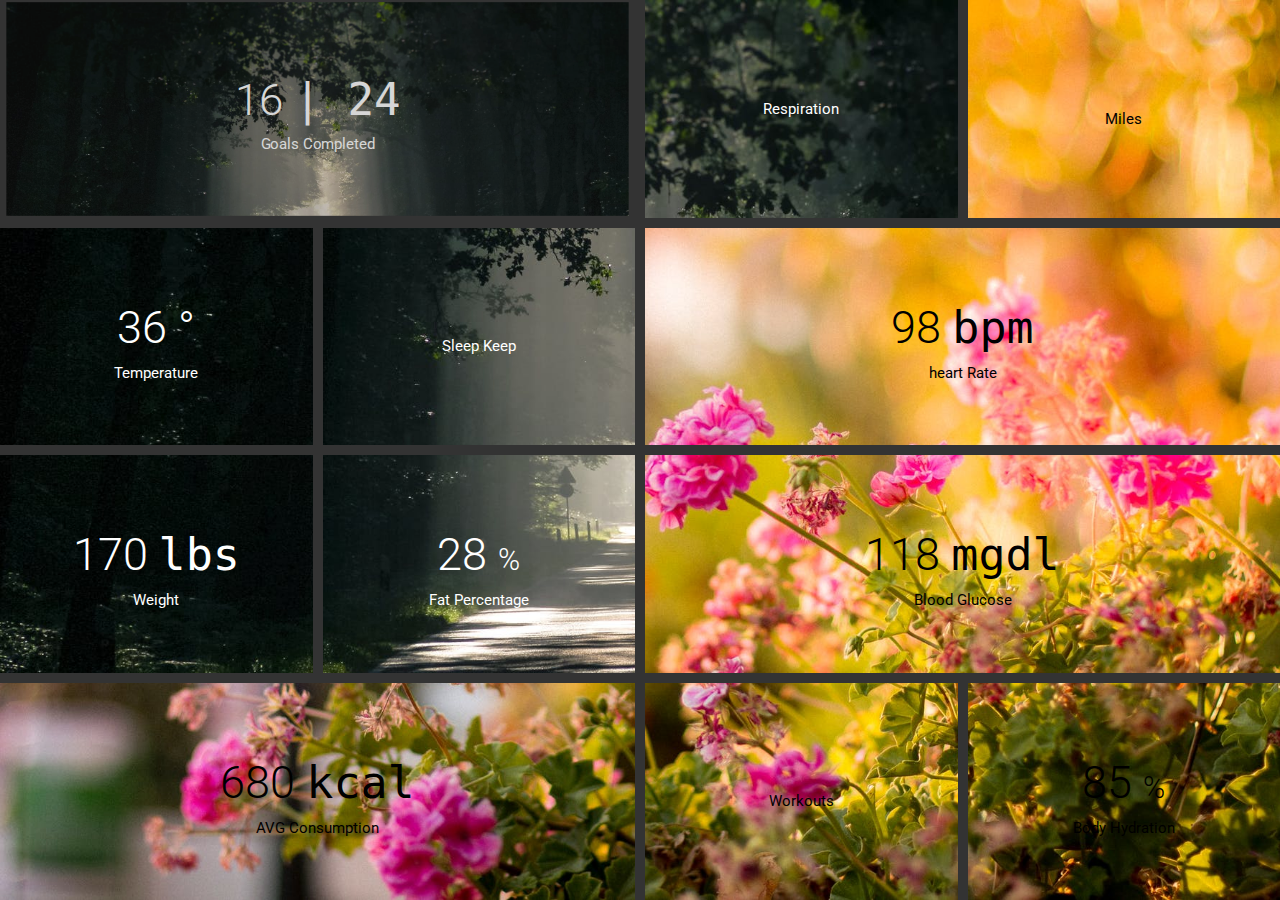
<file: index.html>
<!DOCTYPE html>
<html lang="en">
<head>
    <meta charset="UTF-8">
    <meta name="viewport" content="width=device-width, initial-scale=1.0">
    <title>Health_card</title>
    <link rel="stylesheet" href="https://use.fontawesome.com/releases/v5.13.1/css/all.css" integrity="sha384-xxzQGERXS00kBmZW/6qxqJPyxW3UR0BPsL4c8ILaIWXva5kFi7TxkIIaMiKtqV1Q" crossorigin="anonymous">
    <link rel="stylesheet" href="css/style1.css">
</head>
<body>
    <div class="container">
        <div class="bg1">
            <h1>16 <samp>| 24</samp></h1>
            <p>Goals Completed</p>
        </div>
        <div class="bg1">
            <h2><i class="fas fa-battery-three-quarters"></i></h2>
            <p>Respiration</p>
          </div>
        <div class="bg2"> 
            <h1> <i class="fas fa-running"></i></h1>
            <p>Miles</p>
        </div>
        <div class="bg1">
            <h1>36 &deg;</h1>
            <p>Temperature</p>
        </div>
        <div class="bg1">
            <h1> <i class="fas fa-bed"></i></h1>
            <p>Sleep Keep</p>
        </div>
        <div class="bg2">
            <h1>98 <samp>bpm</samp></h1>
            <p>heart Rate</p>
        </div>
        <div class="bg1">
            <h1>170 <samp>lbs</samp></h1>
            <p>Weight</p>
        </div>
        <div class="bg1">
            <h1>28 <span>%</span></h1>
            <p>Fat Percentage</p>
          </div>
        <div class="bg2">
            <h1>118 <samp>mgdl</samp></h1>
            <p>Blood Glucose</p>
        </div>
        <div class="bg2">
            <h1>680 <samp>kcal</samp></h1>
            <p>AVG Consumption</p>
        </div>
        <div class="bg2">
            <h1><i class="fas fa-dumbbell"></i></h1>
            <p>Workouts</p>
          </div>
          <div class="bg2">
            <h1>85 <span>%</span></h1>
            <p>Body Hydration</p>
        </div>  
       </div>   
</body>
</html>
</file>
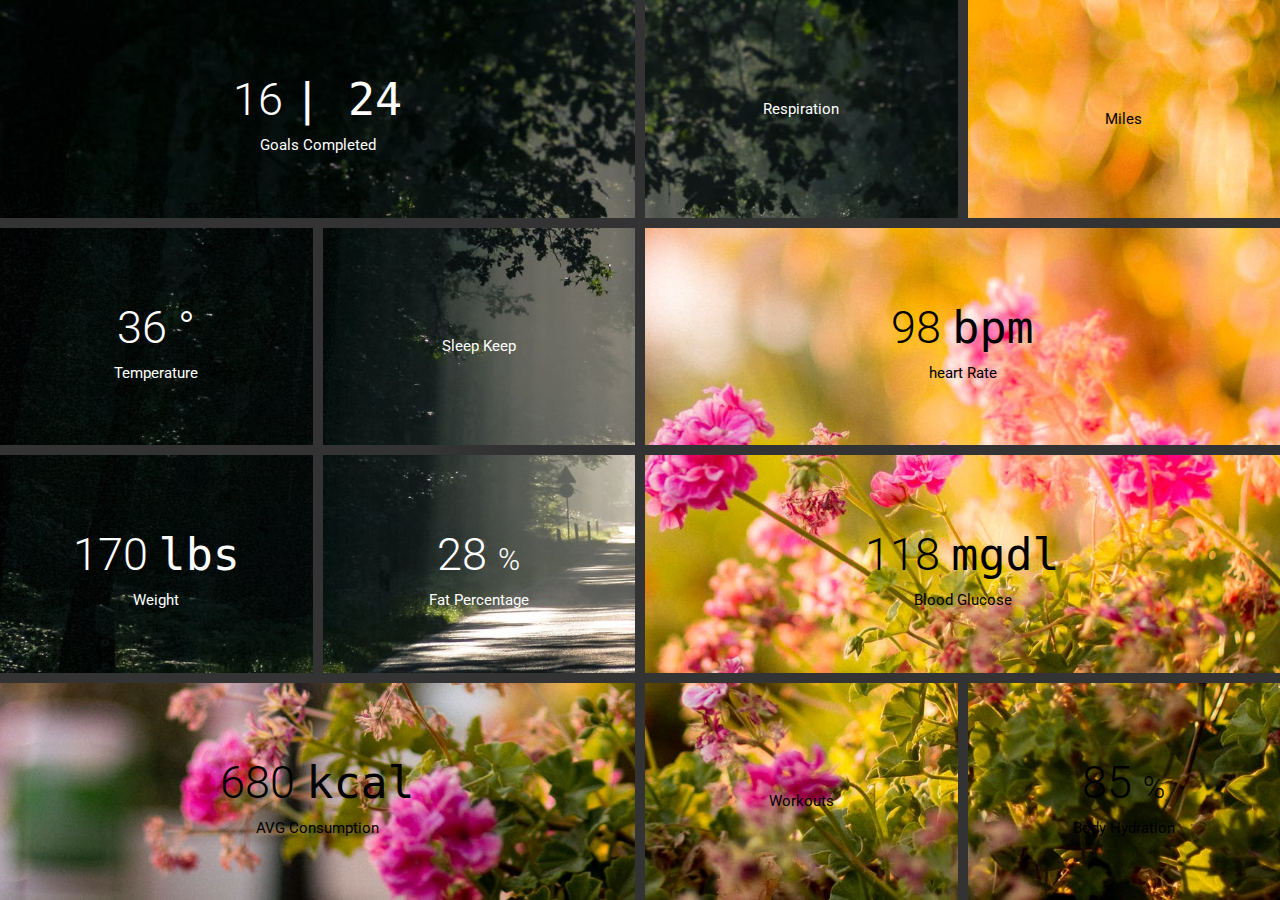
<file: index1.html>
<!DOCTYPE html>
<html lang="en">
<head>
    <meta charset="UTF-8">
    <meta name="viewport" content="width=device-width, initial-scale=1.0">
    <title>Document</title>
    <link rel="stylesheet" href="https://use.fontawesome.com/releases/v5.13.1/css/all.css" integrity="sha384-xxzQGERXS00kBmZW/6qxqJPyxW3UR0BPsL4c8ILaIWXva5kFi7TxkIIaMiKtqV1Q" crossorigin="anonymous">
    <link rel="stylesheet" href="css/style1.css">
</head>
<body>
    <div class="container">
        <div class="bg1">
            <h1>16 <samp>| 24</samp></h1>
            <p>Goals Completed</p>
        </div>
        <div class="bg1">
            <h2><i class="fas fa-battery-three-quarters"></i></h2>
            <p>Respiration</p>
          </div>
        <div class="bg2"> 
            <h1> <i class="fas fa-running"></i></h1>
            <p>Miles</p>
        </div>
        <div class="bg1">
            <h1>36 &deg;</h1>
            <p>Temperature</p>
        </div>
        <div class="bg1">
            <h1> <i class="fas fa-bed"></i></h1>
            <p>Sleep Keep</p>
        </div>
        <div class="bg2">
            <h1>98 <samp>bpm</samp></h1>
            <p>heart Rate</p>
        </div>
        <div class="bg1">
            <h1>170 <samp>lbs</samp></h1>
            <p>Weight</p>
        </div>
        <div class="bg1">
            <h1>28 <span>%</span></h1>
            <p>Fat Percentage</p>
          </div>
        <div class="bg2">
            <h1>118 <samp>mgdl</samp></h1>
            <p>Blood Glucose</p>
        </div>
        <div class="bg2">
            <h1>680 <samp>kcal</samp></h1>
            <p>AVG Consumption</p>
        </div>
        <div class="bg2">
            <h1><i class="fas fa-dumbbell"></i></h1>
            <p>Workouts</p>
          </div>
          <div class="bg2">
            <h1>85 <span>%</span></h1>
            <p>Body Hydration</p>
</body>
</html>
</file>
<file: css/style1.css>
@import url('https://fonts.googleapis.com/css2?family=Roboto:ital,wght@0,100;0,300;0,400;0,500;0,700;0,900;1,100;1,300;1,400;1,500;1,700;1,900&display=swap');

*{
    box-sizing: border-box;
    margin: 0;
    padding: 0;
}
body
{
    background-color: #333333;
    color: #fff;
    font-family: 'roboto';
}
.container
{
    height: 100vh;
    display: grid;
    grid-template-columns: repeat(4, 1fr);
    grid-gap: 10px;
}
h1
{
    font-size: 45px;
    font-weight: 300;
    margin: 10px;
}
h1 span{
    font-size: 30px;
}
p{
    font-size: 15px;
}

.container > div{
    cursor: pointer;
    height: 100%;
    background-size: cover;
    background-attachment: fixed;

    display: flex;
    flex-direction: column;
    align-items: center;
    justify-content: center;
    transition: all 0.5s ease-in;
    overflow: hidden;
}
.container > div:hover{
    transform:  scale(0.98) ;
    opacity: 0.8;
}
.container > div:nth-of-type(1)
{
    grid-column: 1 / 3;
}
.container > div:nth-of-type(6)
{
    grid-column: 3 / 5;
}
.container > div:nth-of-type(9)
{
    grid-column: 3 / 5;
}
.container > div:nth-of-type(10)
{
    grid-column: 1 / 3;
}
.bg1
{
    background:url(../img/bg1.jpg);

}
.bg2
{
    background:url(../img/bg2.jpg);
    color: #000000;
}
</file>
